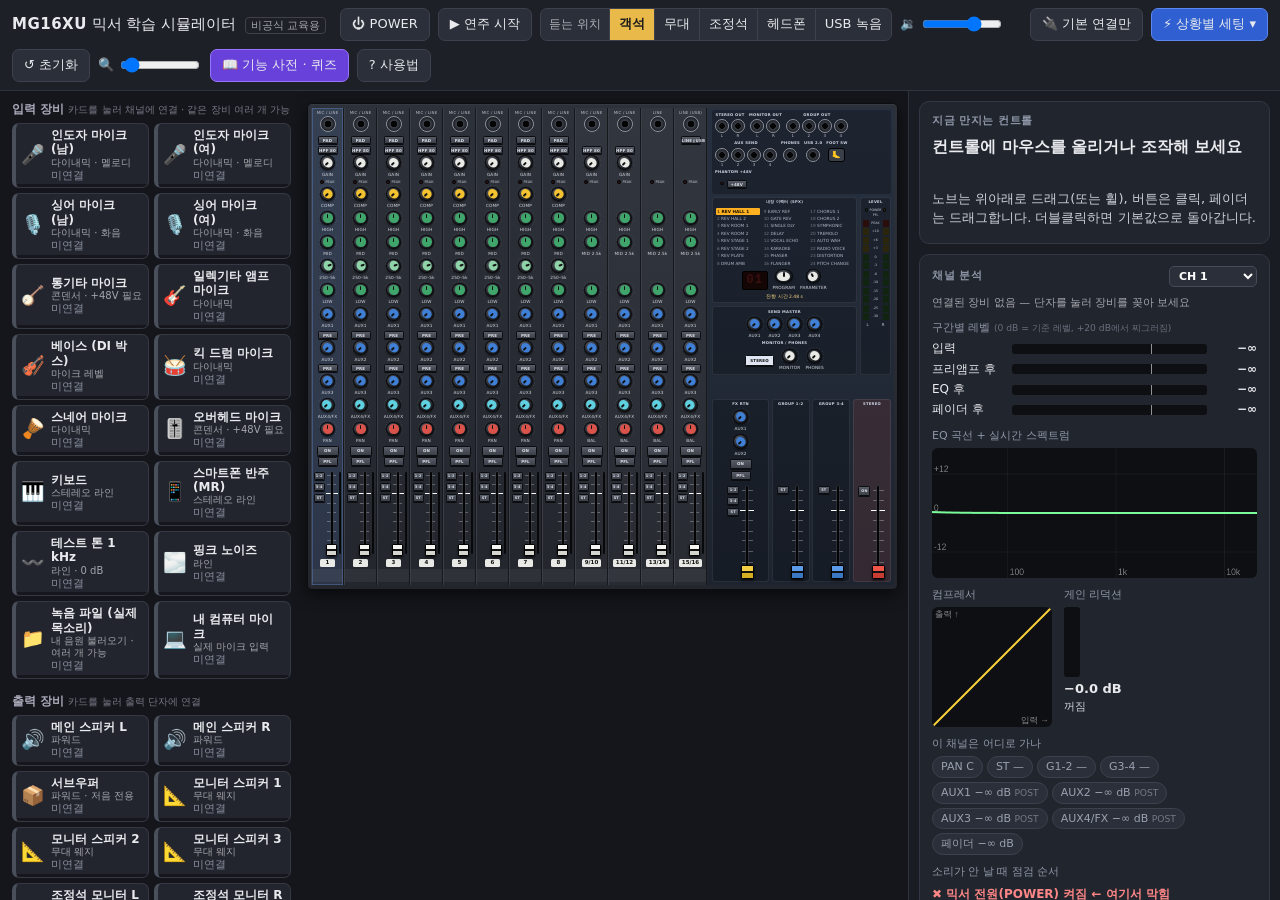
<file: mg16xu-sim/index.html>
<!doctype html>
<html lang="ko">
<head>
<meta charset="utf-8">
<meta name="viewport" content="width=device-width, initial-scale=1">
<title>MG16XU 믹서 학습 시뮬레이터</title>
<meta name="description" content="16채널 아날로그 믹서(MG16XU)의 모든 노브·버튼·페이더를 직접 조작하고 소리와 신호 흐름의 변화를 확인하는 학습용 시뮬레이터">
<link rel="stylesheet" href="style.css">
</head>
<body>
<header id="top">
  <div class="brand"><b>MG16XU</b> 믹서 학습 시뮬레이터 <small>비공식 교육용</small></div>
  <button id="btnPower" class="tb power" title="믹서 전원 (소리 시작)">⏻ POWER</button>
  <button id="btnPlay" class="tb" title="가상 연주자들이 연주를 시작/정지합니다">▶ 연주 시작</button>
  <div class="seg" id="listenSeg" title="내가 어디에서 듣고 있는지 선택">
    <span class="segLabel">듣는 위치</span>
    <button data-pos="house" class="on">객석</button>
    <button data-pos="stage">무대</button>
    <button data-pos="booth">조정석</button>
    <button data-pos="phones">헤드폰</button>
    <button data-pos="rec">USB 녹음</button>
  </div>
  <label class="vol" title="내 컴퓨터로 듣는 음량">🔉 <input id="vol" type="range" min="0" max="100" value="70"></label>
  <span class="spacer"></span>
  <button id="btnWire" class="tb">🔌 기본 연결만</button>
  <button id="btnPreset" class="tb accent">⚡ 상황별 세팅 ▾</button>
  <button id="btnReset" class="tb">↺ 초기화</button>
  <label class="vol" title="믹서 크기">🔍 <input id="zoom" type="range" min="45" max="130" value="100"></label>
  <button id="btnDict" class="tb accent2">📖 기능 사전 · 퀴즈</button>
  <button id="btnHelp" class="tb">? 사용법</button>
</header>

<main>
  <section id="left">
    <div id="stage">
      <div class="shelf"><h3>입력 장비 <small>카드를 눌러 채널에 연결 · 같은 장비 여러 개 가능</small></h3><div id="inDevs" class="devs"></div></div>
      <div class="shelf"><h3>출력 장비 <small>카드를 눌러 출력 단자에 연결</small></h3><div id="outDevs" class="devs"></div></div>
    </div>
    <div id="mixerWrap"><div id="mixer" class="off"></div></div>
  </section>

  <aside id="insp">
    <section class="card" id="infoCard">
      <h4>지금 만지는 컨트롤</h4>
      <div id="infoName">컨트롤에 마우스를 올리거나 조작해 보세요</div>
      <div id="infoVal"></div>
      <p id="infoDesc">노브는 위아래로 드래그(또는 휠), 버튼은 클릭, 페이더는 드래그합니다. 더블클릭하면 기본값으로 돌아갑니다.</p>
      <p id="infoWatch"></p>
      <button id="infoMore" class="tb small" hidden>📖 사전에서 자세히 보기</button>
    </section>
    <section class="card" id="chanCard">
      <h4>채널 분석 <select id="chanSel"></select></h4>
      <div id="chanDev"></div>
      <div class="sub">구간별 레벨 <small>(0 dB = 기준 레벨, +20 dB에서 찌그러짐)</small></div>
      <div id="stages"></div>
      <div class="sub">EQ 곡선 + 실시간 스펙트럼</div>
      <canvas id="eqCv" width="680" height="260"></canvas>
      <div id="compBox">
        <div><div class="sub">컴프레서</div><canvas id="compCv" width="240" height="240"></canvas></div>
        <div id="compSide"><div class="sub">게인 리덕션</div><div id="grBar"><i></i></div><div id="grTxt">0.0 dB</div><div id="compTxt"></div></div>
      </div>
      <div class="sub">이 채널은 어디로 가나</div>
      <div id="route"></div>
      <div class="sub">소리가 안 날 때 점검 순서</div>
      <ol id="check"></ol>
    </section>
    <section class="card">
      <h4>버스 레벨</h4>
      <div id="buses"></div>
    </section>
  </aside>
</main>

<div id="menu" hidden></div>
<div id="help" hidden>
  <div class="helpBox">
    <h2>사용법</h2>
    <ol>
      <li><b>⏻ POWER</b>를 켭니다. (브라우저 정책상 클릭해야 소리가 납니다)</li>
      <li><b>입력 장비 카드</b>를 눌러 채널에 꽂고, <b>출력 장비 카드</b>를 눌러 STEREO OUT·AUX SEND 등에 꽂습니다. 믹서의 단자를 직접 눌러도 됩니다.</li>
      <li><b>▶ 연주 시작</b>을 누르면 연결된 장비에서 신호가 나옵니다.</li>
      <li>GAIN → ON → 채널 페이더 → ST 스위치 → STEREO ON → STEREO 페이더 순으로 올려 소리를 냅니다.</li>
      <li><b>📖 기능 사전 · 퀴즈</b>에서 버튼·노브·페이더 이름별 기능을 공부하고, 퀴즈로 위치와 이름을 익힐 수 있습니다.</li>
      <li>오른쪽 패널에서 구간별 레벨, EQ 곡선, 컴프레서 동작, 신호 경로 점검표가 실시간으로 바뀝니다.</li>
    </ol>
    <p><b>조작</b> · 노브: 위/아래 드래그 또는 마우스 휠 (Shift = 미세 조정) · 버튼: 클릭 · 페이더: 드래그 · 더블클릭: 기본값</p>
    <p><b>실제 목소리로 연습</b> · 입력 장비의 「📁 녹음 파일」을 채널에 꽂으면 내 컴퓨터의 음원(mp3·wav 등)을 마이크 소리처럼 넣을 수 있습니다. 채널마다 다른 파일을 넣을 수 있고, ▶ 연주 시작을 누르면 모든 파일이 처음부터 함께 반복 재생됩니다.</p>
    <p><b>듣는 위치</b> · 객석 = 메인 스피커 / 무대 = 모니터(웨지) 스피커 / 조정석 = MONITOR OUT 스피커 / 헤드폰 = PHONES / USB 녹음 = 노트북에 녹음되는 소리</p>
    <p><b>빠른 시작</b> · 「⚡ 상황별 세팅」에서 기본 밴드, 남자/여자 인도자별 싱어 구성, 어쿠스틱, MR 반주 등을 고르면 연결과 믹스가 한 번에 잡히고(전원과 연주는 자동으로 켜지지 않음), 오른쪽 카드에 세팅 포인트가 표시됩니다. 「🔌 기본 연결만」은 케이블만 꽂고 조작은 직접 해 보는 실습용입니다.</p>
    <p class="note">※ 실제 제품을 학습 목적으로 본뜬 비공식 시뮬레이터입니다. 소리와 수치는 원리를 이해하기 위한 근사값이며, 실제 기기의 세부 사양은 제조사 사용설명서를 확인하세요.</p>
    <button id="helpClose" class="tb accent">닫기</button>
  </div>
</div>

<script src="audio.js"></script>
<script src="ui.js"></script>
<script src="learn.js"></script>
</body>
</html>
</file>
<file: mg16xu-sim/style.css>
/* MG16XU 학습용 시뮬레이터 - 스타일 */
* { box-sizing: border-box; }
html, body { margin: 0; height: 100%; }
body { background: #14161b; color: #e8eaee; font: 13px/1.45 "Pretendard", "Noto Sans KR", "Malgun Gothic", system-ui, sans-serif; display: flex; flex-direction: column; overflow: hidden; }
button { font: inherit; color: inherit; cursor: pointer; }
small { opacity: .65; font-weight: 400; }

/* ---------- 상단 바 ---------- */
#top { display: flex; align-items: center; gap: 8px; padding: 8px 12px; background: #1d2027; border-bottom: 1px solid #2f333d; flex-wrap: wrap; }
.brand { font-size: 15px; margin-right: 6px; white-space: nowrap; }
.brand b { letter-spacing: .5px; }
.brand small { margin-left: 4px; font-size: 11px; border: 1px solid #555; border-radius: 4px; padding: 1px 5px; }
.tb { background: #2b2f39; border: 1px solid #3c414d; border-radius: 7px; padding: 6px 11px; white-space: nowrap; }
.tb:hover { background: #353a46; }
.tb.on { background: #1f6f43; border-color: #2fa866; }
.tb.power.on { background: #b3261e; border-color: #ff6b5e; box-shadow: 0 0 10px rgba(255, 80, 60, .5); }
.tb.accent { background: #2f5fd0; border-color: #5b86ee; }
.tb.hint { animation: hint 1s infinite alternate; }
@keyframes hint { to { box-shadow: 0 0 0 4px rgba(255, 212, 59, .75); } }
.seg { display: flex; align-items: center; background: #2b2f39; border: 1px solid #3c414d; border-radius: 7px; overflow: hidden; }
.seg .segLabel { padding: 0 8px; opacity: .7; font-size: 12px; }
.seg button { background: none; border: 0; border-left: 1px solid #3c414d; padding: 6px 9px; }
.seg button.on { background: #e9b949; color: #1a1a1a; font-weight: 700; }
.vol { display: flex; align-items: center; gap: 4px; }
.vol input { width: 80px; }
.spacer { flex: 1; }

/* ---------- 전체 배치 ---------- */
main { flex: 1; display: grid; grid-template-columns: minmax(0, 1fr) 372px; min-height: 0; }
#left { display: flex; flex-direction: row; min-width: 0; min-height: 0; }
#stage { flex: 1 1 284px; min-width: 284px; overflow-y: auto; padding: 10px 4px 10px 12px; display: flex; flex-direction: column; gap: 14px; }
.shelf h3 { margin: 0 0 5px; font-size: 12px; color: #aab; }
.devs { display: flex; flex-wrap: wrap; gap: 5px; }
.dev { --c: #888; flex: 1 1 118px; display: flex; align-items: center; gap: 6px; position: relative; text-align: left; background: #22252d; border: 1px solid #343944; border-left: 4px solid #4a4f5c; border-radius: 7px; padding: 4px 6px 6px 5px; min-width: 0; overflow: hidden; }
.dev:hover { background: #2a2e38; }
.dev.conn { border-left-color: var(--c); background: #262a34; }
.dev.warn { border-color: #e03131; }
.dev.clip { border-color: #ff3b30; box-shadow: 0 0 8px rgba(255, 59, 48, .7); }
.dev .ic { font-size: 19px; width: 24px; text-align: center; }
.dev.live .ic { animation: pump .35s infinite alternate; }
@keyframes pump { to { transform: scale(1.14); } }
.dev .tx { display: flex; flex-direction: column; line-height: 1.2; }
.dev .tx b { font-size: 12px; font-weight: 600; }
.dev .tx small { font-size: 10px; }
.dev .tx em { font-style: normal; font-size: 10.5px; color: #8a90a0; }
.dev.conn .tx em { color: var(--c); font-weight: 700; }
.dev.warn .tx em { color: #ff6b6b; }
.dev .mt { position: absolute; left: 0; right: 0; bottom: 0; height: 3px; background: #15171c; }
.dev .mt i { display: block; height: 100%; width: 0; background: linear-gradient(90deg, #37b24d, #ffd43b 78%, #ff3b30); }

/* ---------- 믹서 본체 ---------- */
#mixerWrap { flex: 0 1 auto; overflow: auto; padding: 10px 10px 12px 12px; min-height: 0; }
#mixer { display: inline-flex; align-items: stretch; background: linear-gradient(#2d3139, #23262d); border: 2px solid #0c0d10; border-radius: 10px; padding: 8px 6px; box-shadow: 0 10px 30px rgba(0, 0, 0, .55), inset 0 1px 0 rgba(255, 255, 255, .08); user-select: none; -webkit-user-select: none; }
#mixer.off .led, #mixer.off .seg { filter: none; }
.strip { width: 66px; display: flex; flex-direction: column; align-items: center; gap: 3px; padding: 4px 2px 6px; border-right: 1px solid #16181c; border-left: 1px solid #3a3e48; }
.strip.stereo { background: rgba(255, 255, 255, .025); }
.strip.sel { background: rgba(110, 160, 255, .13); box-shadow: inset 0 0 0 1px rgba(120, 170, 255, .55); }
.gap.k { height: 45px; } .gap.b { height: 16px; }

/* 단자 */
.jackCell { display: flex; flex-direction: column; align-items: center; gap: 2px; height: 50px; }
.jl { font-size: 8px; letter-spacing: .3px; color: #b9bdc8; white-space: nowrap; }
.jack { --c: transparent; width: 32px; height: 32px; border-radius: 50%; border: 3px solid #8d929d; background: radial-gradient(circle, #050506 32%, #3b3f48 36%, #1a1c21 70%); font-size: 15px; line-height: 1; padding: 0; display: grid; place-items: center; }
.jack:hover { border-color: #fff; }
.jack.plug { border-color: var(--c); background: #111; box-shadow: 0 0 8px var(--c); }

/* 노브 */
.kw { display: flex; flex-direction: column; align-items: center; height: 45px; justify-content: flex-start; }
.knob { --a: -135deg; width: 30px; height: 30px; border-radius: 50%; position: relative; cursor: ns-resize; touch-action: none; background: radial-gradient(circle at 35% 30%, #5a5e68, #1b1d22 70%); border: 2px solid #0a0b0d; box-shadow: 0 2px 4px rgba(0, 0, 0, .6); outline: none; }
.knob::before { content: ""; position: absolute; inset: -5px; border-radius: 50%; background: conic-gradient(from -135deg, rgba(255, 255, 255, .28) 0 270deg, transparent 270deg); -webkit-mask: radial-gradient(circle, transparent 17px, #000 18px); mask: radial-gradient(circle, transparent 17px, #000 18px); }
.knob i { position: absolute; inset: 3px; border-radius: 50%; transform: rotate(var(--a)); background: var(--kc, #ddd); }
.knob i::after { content: ""; position: absolute; left: 50%; top: 1px; width: 3px; height: 9px; margin-left: -1.5px; background: #111; border-radius: 2px; }
.knob.white { --kc: #e9e9e6; } .knob.yellow { --kc: #f2c230; } .knob.green { --kc: #3fa56b; } .knob.green2 { --kc: #8fd3a8; }
.knob.blue { --kc: #3f7fd6; } .knob.cyan { --kc: #5fd0e0; } .knob.red { --kc: #d9534a; }
.knob.big { width: 36px; height: 36px; }
.knob.big::before { -webkit-mask: radial-gradient(circle, transparent 20px, #000 21px); mask: radial-gradient(circle, transparent 20px, #000 21px); background: repeating-conic-gradient(rgba(255, 255, 255, .3) 0 3deg, transparent 3deg 15deg); }
.knob:focus-visible, .knob.hot { box-shadow: 0 0 0 2px #ffe066, 0 2px 4px rgba(0, 0, 0, .6); }
.lb { font-size: 8.5px; letter-spacing: .3px; margin-top: 4px; color: #d5d8df; white-space: nowrap; }

/* 버튼 */
.sw { background: linear-gradient(#585d68, #3b3f48); border: 1px solid #0c0d10; border-radius: 3px; color: #dfe2e8; font-size: 8px; font-weight: 700; letter-spacing: .3px; padding: 0; width: 40px; height: 18px; line-height: 16px; box-shadow: 0 2px 0 #0c0d10; }
.sw.on { transform: translateY(2px); box-shadow: none; background: linear-gradient(#e7ecf5, #b9c2d2); color: #111; }
.sw.small { height: 16px; line-height: 14px; }
.sw.small i { font-style: normal; margin: 0 1px; opacity: .6; }
.sw.onb { height: 20px; width: 44px; }
.sw.onb.on { background: #ffb020; color: #1a1200; box-shadow: 0 0 9px #ffb020; }
.sw.pflb.on { background: #5bd45f; color: #06210a; box-shadow: 0 0 9px #5bd45f; }
.sw.stb.on { background: #ff6a5c; color: #2a0500; }
.sw.hot, .fader.hot .cap { outline: 2px solid #ffe066; outline-offset: 1px; }
.sw.monsel { width: 58px; height: 22px; line-height: 20px; background: #dfe6f2; color: #111; transform: none; box-shadow: 0 2px 0 #0c0d10; }

/* LED */
.led { display: inline-block; width: 7px; height: 7px; border-radius: 50%; background: #2a1414; border: 1px solid #000; }
.led.green { background: #12301a; } .led.amber { background: #33270c; }
.led.red.on { background: #ff3b30; box-shadow: 0 0 7px #ff3b30; }
.led.green.on { background: #45e06a; box-shadow: 0 0 7px #45e06a; }
.led.amber.on { background: #ffc233; box-shadow: 0 0 7px #ffc233; }
.peakRow { height: 12px; display: flex; align-items: center; gap: 3px; font-size: 7px; color: #c9ccd4; }

/* 페이더 영역 */
.fz { display: grid; grid-template-columns: 22px 24px 5px; column-gap: 2px; align-items: stretch; height: 172px; margin-top: 4px; }
.assign { display: flex; flex-direction: column; gap: 6px; justify-content: flex-start; padding-top: 4px; }
.assign .sw { width: 22px; font-size: 7px; }
.fader { --v: 0; position: relative; width: 24px; cursor: ns-resize; touch-action: none; outline: none; }
.fader .track { position: absolute; left: 50%; top: 4px; bottom: 4px; width: 4px; margin-left: -2px; background: #050506; border-radius: 2px; box-shadow: inset 0 0 2px #000, 0 0 0 1px #40444d; }
.fader .cap { position: absolute; left: 1px; right: 1px; height: 14%; bottom: calc(var(--v) * 86%); border-radius: 3px; background: linear-gradient(#f5f5f2 0 42%, #111 42% 58%, #d5d5d0 58%); border: 1px solid #000; box-shadow: 0 3px 5px rgba(0, 0, 0, .7); }
.fader.capR .cap { background: linear-gradient(#f0554a 0 42%, #111 42% 58%, #c93c33 58%); }
.fader.capY .cap { background: linear-gradient(#f5cf45 0 42%, #111 42% 58%, #d3ad22 58%); }
.fader.capB .cap { background: linear-gradient(#5b9be8 0 42%, #111 42% 58%, #3b78c4 58%); }
.fader .scale { position: absolute; inset: 0; pointer-events: none; }
.fader .scale b { position: absolute; left: 3px; right: 3px; height: 1px; background: rgba(255, 255, 255, .28); }
.fader .scale b.z { left: 0; right: 0; height: 2px; background: #fff; }
.vm { width: 5px; background: #08090b; border-radius: 2px; position: relative; overflow: hidden; margin: 4px 0; }
.vm i { position: absolute; left: 0; right: 0; bottom: 0; height: 0; background: #37b24d; }
.vm i.y, .bar i.y { background: #ffd43b; } .vm i.r, .bar i.r { background: #ff3b30; }
.chNo { font-size: 11px; font-weight: 800; background: #e9e9e6; color: #111; border-radius: 3px; padding: 0 5px; margin-top: 3px; min-width: 30px; text-align: center; }
.tape { height: 26px; width: 62px; font-size: 9px; line-height: 1.15; text-align: center; color: #1b1b1b; background: #f3ecd2; border-radius: 2px; display: flex; align-items: center; justify-content: center; padding: 0 2px; margin-top: 2px; font-family: "Nanum Pen Script", "Comic Sans MS", cursive, sans-serif; overflow: hidden; }
.tape:empty { background: rgba(255, 255, 255, .05); }

/* ---------- 마스터 섹션 ---------- */
.master { width: 372px; display: flex; flex-direction: column; gap: 6px; padding: 4px 6px 6px 8px; background: linear-gradient(#27303f, #1d2430); border-radius: 0 7px 7px 0; margin-left: 2px; }
.jackPanel { display: flex; flex-wrap: wrap; gap: 5px 8px; background: rgba(0, 0, 0, .25); border-radius: 6px; padding: 6px; }
.jg { display: flex; flex-direction: column; align-items: center; gap: 2px; }
.jgt, .bt { font-size: 7.5px; font-weight: 700; letter-spacing: .5px; color: #cfd6e4; white-space: nowrap; }
.jgr { display: flex; gap: 4px; align-items: center; }
.jw { display: flex; flex-direction: column; align-items: center; }
.jack.out { width: 28px; height: 28px; font-size: 13px; }
.pedal { width: 34px; height: 28px; border-radius: 6px; background: #3a3f4a; border: 1px solid #000; font-size: 14px; padding: 0; }
.pedal:active { transform: translateY(2px); }
.phg .jgr { gap: 6px; height: 28px; }
.mMid { display: grid; grid-template-columns: 1fr 62px; grid-template-areas: "fx meter" "send meter"; gap: 6px; }
.box { background: rgba(0, 0, 0, .22); border: 1px solid rgba(255, 255, 255, .08); border-radius: 6px; padding: 5px 6px; display: flex; flex-direction: column; gap: 4px; align-items: center; }
.fxBox { grid-area: fx; } .meterBox { grid-area: meter; } .sendBox { grid-area: send; }
.row { display: flex; align-items: center; justify-content: center; gap: 10px; }
.row.tiny { font-size: 6.5px; gap: 2px; flex-wrap: wrap; color: #c9ccd4; }
.row.lr { gap: 26px; font-size: 8px; }
.fxList { list-style: none; margin: 0; padding: 0; columns: 3; column-gap: 6px; width: 100%; counter-reset: p; }
.fxList li { counter-increment: p; font-size: 8.5px; line-height: 1.75; color: #aeb6c6; white-space: nowrap; cursor: pointer; padding-left: 2px; border-radius: 2px; }
.fxList li::before { content: counter(p) " "; opacity: .6; }
.fxList li.cur { background: #ffb020; color: #1a1200; font-weight: 700; }
.fxDisp { font: 700 24px/1 "Courier New", monospace; color: #ff5a4d; background: #150606; border: 1px solid #000; border-radius: 4px; padding: 5px 7px; text-shadow: 0 0 8px #ff3b30; letter-spacing: 2px; }
#mixer.off .fxDisp { color: #3a1010; text-shadow: none; }
.fxParam { font-size: 9px; color: #ffd98a; height: 12px; }
.meter { display: flex; gap: 3px; }
.mcol { display: flex; flex-direction: column; gap: 3px; }
.seg { }
.mcol .seg { width: 12px; height: 14px; border-radius: 1px; display: block; background: #10240f; border: 0; }
.mcol .seg.y { background: #2b260b; } .mcol .seg.r { background: #2b0d0b; }
.mcol .seg.g.on { background: #45e06a; box-shadow: 0 0 5px #45e06a; }
.mcol .seg.y.on { background: #ffd43b; box-shadow: 0 0 5px #ffd43b; }
.mcol .seg.r.on { background: #ff3b30; box-shadow: 0 0 6px #ff3b30; }
.mscale { display: flex; flex-direction: column; gap: 3px; font-size: 6.5px; color: #c9ccd4; text-align: center; width: 22px; }
.mscale span { height: 14px; line-height: 14px; }
.mBot { display: grid; grid-template-columns: 1.5fr 1fr 1fr 1fr; gap: 5px; margin-top: auto; }
.mstrip { background: rgba(0, 0, 0, .22); border: 1px solid rgba(255, 255, 255, .08); border-radius: 6px; padding: 5px 3px; display: flex; flex-direction: column; align-items: center; gap: 4px; justify-content: flex-end; }
.mstrip .bt { margin-bottom: auto; }
.mstrip.fxr .kw { display: inline-flex; }
.mstrip .fz { grid-template-columns: 24px 28px; height: 190px; }
.mstrip .fader { width: 28px; }
.mstrip .assign .sw { width: 24px; }
.mstrip .assign .sw.onb { width: 24px; font-size: 7px; }
.mstrip.stm { background: rgba(255, 90, 70, .1); }

/* ---------- 오른쪽 분석 패널 ---------- */
#insp { overflow-y: auto; background: #191c22; border-left: 1px solid #2f333d; padding: 10px; display: flex; flex-direction: column; gap: 10px; }
.card { background: #21252d; border: 1px solid #323743; border-radius: 10px; padding: 11px 12px; }
.card h4 { margin: 0 0 6px; font-size: 11px; letter-spacing: .5px; color: #8f97a8; display: flex; justify-content: space-between; align-items: center; }
.card h4 select { background: #2b2f39; color: #fff; border: 1px solid #454b59; border-radius: 5px; padding: 2px 5px; font: inherit; }
#infoName { font-size: 16px; font-weight: 700; }
#infoVal { font-size: 20px; font-weight: 800; color: #ffd43b; min-height: 28px; font-variant-numeric: tabular-nums; }
#infoDesc { margin: 4px 0; color: #cdd2dc; }
#infoWatch { margin: 6px 0 0; padding: 7px 9px; background: #1a2a3d; border-left: 3px solid #4dabf7; border-radius: 4px; color: #d7e9ff; }
#infoWatch:empty { display: none; }
#chanDev { margin-bottom: 4px; }
.sub { font-size: 11px; color: #8f97a8; margin: 9px 0 4px; }
.stg { display: grid; grid-template-columns: 74px 1fr 44px; align-items: center; gap: 6px; margin: 3px 0; font-size: 12px; }
.stg b { text-align: right; font-variant-numeric: tabular-nums; }
.bar { position: relative; height: 10px; background: #0d0f12; border-radius: 3px; overflow: hidden; }
.bar i { position: absolute; left: 0; top: 0; bottom: 0; width: 0; background: #37b24d; }
.bar u { position: absolute; left: 71.4%; top: 0; bottom: 0; width: 1px; background: rgba(255, 255, 255, .55); }
.bar.v { width: 16px; height: 74px; }
.bar.v i { top: auto; right: 0; width: auto; height: 0; }
.bar.v::after { content: ""; position: absolute; left: 0; right: 0; bottom: 71.4%; height: 1px; background: rgba(255, 255, 255, .55); }
#eqCv { width: 100%; height: 130px; background: #0d0f12; border-radius: 6px; display: block; }
#compBox { display: grid; grid-template-columns: 120px 1fr; gap: 12px; }
#compCv { width: 120px; height: 120px; background: #0d0f12; border-radius: 6px; display: block; }
#grBar { width: 16px; height: 70px; background: #0d0f12; border-radius: 3px; position: relative; overflow: hidden; }
#grBar i { position: absolute; left: 0; right: 0; top: 0; height: 0; background: #ffa94d; }
#grTxt { font-weight: 700; margin-top: 3px; font-variant-numeric: tabular-nums; }
#compTxt { font-size: 11px; color: #cdd2dc; }
#route { display: flex; flex-wrap: wrap; gap: 4px; }
.chip { background: #2b2f39; border: 1px solid #3c414d; border-radius: 999px; padding: 2px 8px; font-size: 11px; color: #9aa1b0; }
.chip.ok { background: #183a26; border-color: #2f9e5b; color: #b9f5cf; }
#check { margin: 0; padding: 0; list-style: none; font-size: 12px; }
#check li { padding: 2px 0; }
#check li.ok { color: #8ce99a; } #check li.no { color: #868e9c; }
#check li.first { color: #ff8787; font-weight: 700; }
#buses { display: flex; justify-content: space-between; }
.bus { display: flex; flex-direction: column; align-items: center; gap: 3px; font-size: 10px; color: #aab; }

/* ---------- 메뉴 / 도움말 ---------- */
#menu { position: fixed; z-index: 50; background: #262a33; border: 1px solid #4a5060; border-radius: 9px; padding: 5px; width: 268px; max-height: 70vh; overflow-y: auto; box-shadow: 0 12px 34px rgba(0, 0, 0, .65); }
.mtitle { font-size: 12px; font-weight: 700; padding: 5px 7px 7px; color: #ffd43b; }
.mi { display: flex; justify-content: space-between; align-items: center; gap: 8px; width: 100%; background: none; border: 0; border-radius: 6px; padding: 6px 8px; text-align: left; }
.mi:hover:not(:disabled) { background: #363b48; }
.mi:disabled { opacity: .35; cursor: not-allowed; }
.mi.cur { background: #1f4a31; }
.mi.danger { color: #ff8787; border-top: 1px solid #3c414d; border-radius: 0 0 6px 6px; margin-top: 3px; }
.mi small { font-size: 10.5px; text-align: right; }
#help { position: fixed; inset: 0; background: rgba(0, 0, 0, .6); z-index: 60; display: grid; place-items: center; padding: 16px; }
#help[hidden], #menu[hidden] { display: none; }
.helpBox { background: #23262e; border: 1px solid #454b59; border-radius: 12px; max-width: 620px; padding: 20px 24px; max-height: 90vh; overflow: auto; }
.helpBox h2 { margin: 0 0 8px; }
.helpBox li { margin: 4px 0; }
.helpBox .note { font-size: 12px; color: #9aa1b0; }

/* ---------- 좁은 화면 ---------- */
@media (max-width: 1100px) {
  body { overflow: auto; height: auto; }
  main { grid-template-columns: 1fr; }
  #left { flex-direction: column; }
  #stage { flex: none; }
  #insp { border-left: 0; border-top: 1px solid #2f333d; }
  #mixerWrap { overflow-x: auto; }
}

/* ---------- 기능 사전 · 퀴즈 ---------- */
.tb.accent2 { background: #6741d9; border-color: #9775fa; }
.tb.small { font-size: 12px; padding: 4px 9px; margin-top: 8px; }
.tb:disabled { opacity: .4; cursor: default; }
#drawer { position: fixed; top: 0; right: 0; bottom: 0; width: 440px; max-width: 100vw; z-index: 55; background: #1b1e25; border-left: 1px solid #454b59; box-shadow: -14px 0 34px rgba(0, 0, 0, .55); display: flex; flex-direction: column; }
#drawer[hidden], #quizBar[hidden], #toast[hidden] { display: none; }
.dHead { display: flex; align-items: center; justify-content: space-between; padding: 10px 12px; border-bottom: 1px solid #2f333d; }
.dTabs { display: flex; gap: 4px; }
.dTabs button { background: #2b2f39; border: 1px solid #3c414d; border-radius: 7px; padding: 7px 12px; font-size: 14px; }
.dTabs button.on { background: #6741d9; border-color: #9775fa; font-weight: 700; }
.dClose { background: none; border: 0; font-size: 20px; padding: 4px 8px; }
.dBody { flex: 1; overflow-y: auto; padding: 14px 16px 24px; }
.dBody[hidden] { display: none; }
#dSearch { width: 100%; padding: 10px 12px; border-radius: 8px; border: 1px solid #454b59; background: #262a33; color: #fff; font: inherit; font-size: 14px; }
.dSecs { display: flex; flex-wrap: wrap; gap: 6px; margin: 12px 0 6px; }
.dSecs button { background: #262a33; border: 1px solid #3c414d; border-radius: 999px; padding: 4px 11px; font-size: 12px; }
.dSecs button.on { background: #e9b949; color: #1a1a1a; border-color: #e9b949; font-weight: 700; }
.dSecT { margin: 18px 0 6px; font-size: 12px; color: #8f97a8; font-weight: 700; letter-spacing: .5px; }
.dItem { display: flex; justify-content: space-between; align-items: baseline; gap: 10px; width: 100%; text-align: left; background: #232731; border: 1px solid #2f343f; border-radius: 8px; padding: 10px 12px; margin-bottom: 5px; }
.dItem:hover { background: #2c313d; border-color: #6741d9; }
.dItem b { font-size: 14px; }
.dItem small { font-size: 11px; text-align: right; }
.dEmpty { color: #8f97a8; margin-top: 20px; }
.dBack { background: none; border: 0; color: #9fb4ff; padding: 0; margin-bottom: 14px; }
.dSecChip { display: inline-block; background: #e9b949; color: #1a1a1a; border-radius: 999px; padding: 2px 10px; font-size: 11px; font-weight: 700; }
#dDetail h2, .qQ h2 { margin: 10px 0 2px; font-size: 26px; }
.dAka { color: #9aa1b0; font-size: 13px; }
.dBlock { margin-top: 18px; }
.dBlock h5 { margin: 0 0 6px; font-size: 12px; color: #8f97a8; letter-spacing: .5px; }
.dBlock p { margin: 0; font-size: 14.5px; line-height: 1.7; }
.dBlock.watch { background: #1a2a3d; border-left: 3px solid #4dabf7; border-radius: 4px; padding: 10px 12px; }
.dBtns { margin-top: 22px; }
.dBtns .tb { width: 100%; padding: 11px; font-size: 14px; }
.dNav { display: flex; justify-content: space-between; align-items: center; margin-top: 14px; color: #8f97a8; }
/* 위치 표시 (깜빡임) */
.locate { outline: 3px solid #ffe066 !important; outline-offset: 3px; animation: locate .5s 9 alternate; position: relative; z-index: 2; }
.locate.locateAll { outline-width: 2px !important; outline-color: rgba(255, 224, 102, .55) !important; }
@keyframes locate { to { outline-color: rgba(255, 224, 102, 0); } }
.qOk { outline: 4px solid #51cf66 !important; outline-offset: 3px; }
.qNo { outline: 3px solid #ff6b6b !important; outline-offset: 2px; }
#toast { position: fixed; left: 50%; bottom: 22px; transform: translateX(-50%); z-index: 58; background: #262a33; border: 1px solid #e9b949; border-radius: 10px; padding: 10px 14px; display: flex; gap: 12px; align-items: center; box-shadow: 0 10px 30px rgba(0, 0, 0, .6); font-size: 14px; max-width: calc(100vw - 32px); }
/* 퀴즈 */
.qIntro { color: #cdd2dc; margin-top: 0; }
.qMode { display: block; width: 100%; text-align: left; background: #232731; border: 1px solid #3c414d; border-radius: 10px; padding: 14px; margin-bottom: 10px; }
.qMode:hover { border-color: #9775fa; background: #2a2e3a; }
.qMode b { display: block; font-size: 16px; margin-bottom: 4px; }
.qMode small { font-size: 12.5px; line-height: 1.6; }
.qSecs { display: flex; flex-wrap: wrap; gap: 6px 12px; margin-top: 16px; font-size: 12.5px; color: #cdd2dc; }
.qSecs span { width: 100%; color: #8f97a8; font-weight: 700; }
.qTop { display: flex; justify-content: space-between; align-items: center; color: #8f97a8; }
.qQ { margin: 18px 0; }
.qQ small { color: #8f97a8; }
.qQ p { font-size: 15.5px; line-height: 1.7; background: #232731; border-radius: 8px; padding: 12px 14px; margin: 8px 0 0; }
.qOpts { display: grid; gap: 8px; }
.qOpt { text-align: left; background: #262a33; border: 1px solid #3c414d; border-radius: 9px; padding: 12px 14px; font-size: 15px; }
.qOpt.long { font-size: 13px; line-height: 1.6; }
.qOpt:hover:not(:disabled) { border-color: #9775fa; }
.qOpt.right { background: #183a26; border-color: #2f9e5b; }
.qOpt.wrong { background: #3d1a1a; border-color: #e03131; }
.qFb { margin-top: 14px; }
.qFb .tb { margin: 8px 8px 0 0; }
.qHow { font-size: 13.5px; color: #cdd2dc; line-height: 1.6; }
em.ok { color: #69db7c; font-style: normal; font-weight: 800; }
em.no { color: #ff8787; font-style: normal; font-weight: 800; }
.qEnd { text-align: center; margin: 30px 0 20px; }
.qEnd h2 { font-size: 46px; margin: 0; }
.qEnd + .tb, .qEnd ~ .tb { margin: 0 6px; }
#quizBar { position: fixed; left: 12px; right: 12px; bottom: 12px; z-index: 57; display: flex; flex-wrap: wrap; align-items: center; gap: 10px 14px; background: #2a2440; border: 2px solid #9775fa; border-radius: 12px; padding: 12px 16px; box-shadow: 0 10px 30px rgba(0, 0, 0, .6); }
#quizBar .qNum { background: #9775fa; color: #120a2a; border-radius: 999px; padding: 2px 10px; font-weight: 800; }
#quizBar .qAsk { font-size: 16px; }
#quizBar .qAsk b { color: #ffe066; font-size: 18px; }
#quizBar .qRes { flex: 1 1 260px; font-size: 14px; }
#quizBar .qScore { font-weight: 700; }
body.quizOn #mixer { cursor: crosshair; }
body.quizOn #mixer * { cursor: crosshair !important; }
@media (max-width: 700px) { #drawer { width: 100vw; } }
/* 상황별 세팅 설명 */
.pPts { margin: 6px 0 0; padding-left: 18px; }
.pPts li { margin: 5px 0; line-height: 1.55; }
.pNote { margin: 8px 0 0; font-size: 11.5px; color: #9fb4d0; }
#menu .mi small { max-width: 150px; }
.pSwap { width: 100%; margin-bottom: 6px; }
</file>
